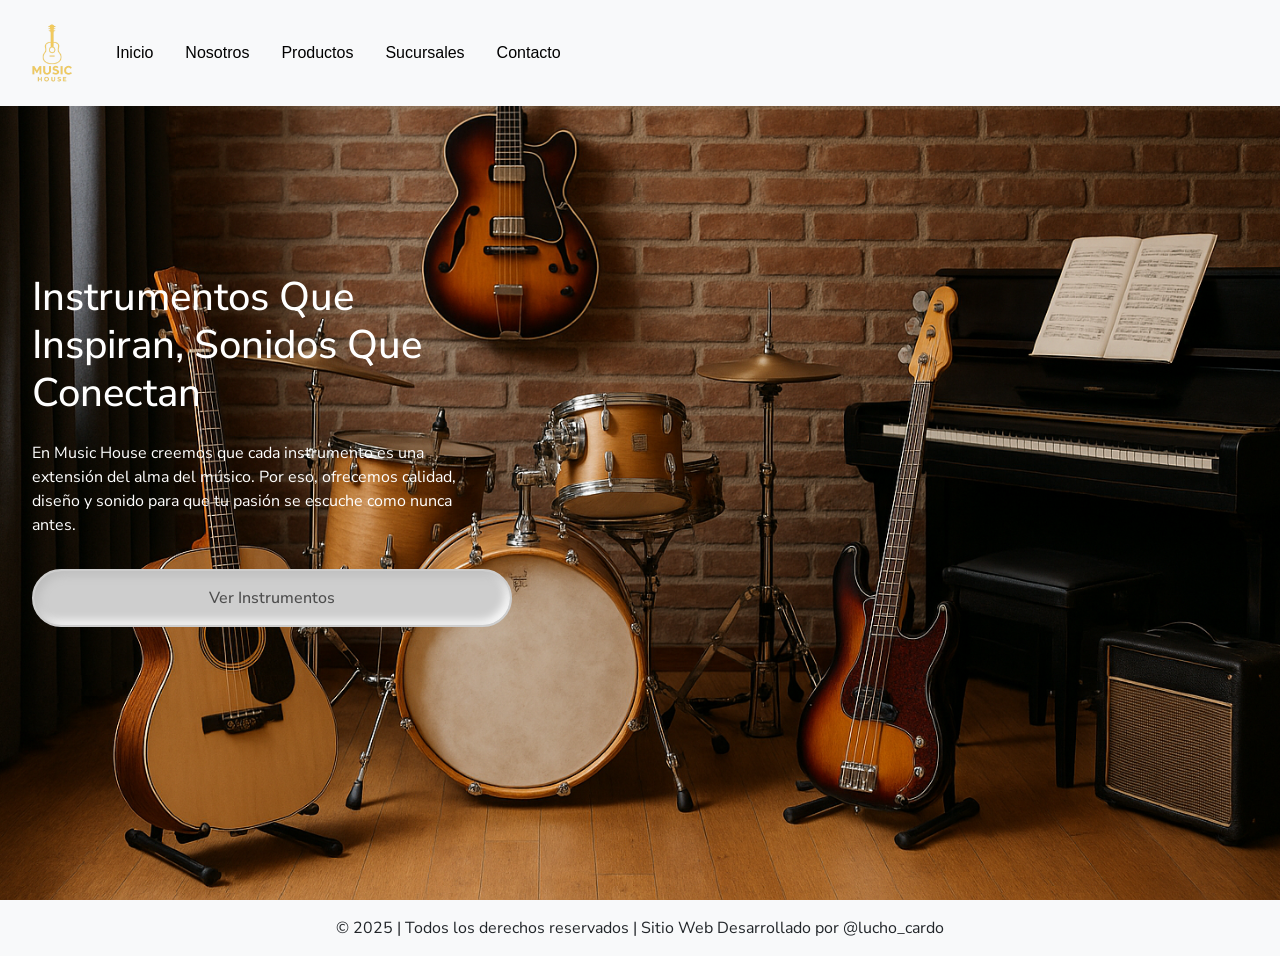
<file: index.html>
<!DOCTYPE html>
<html lang="en">
  <head>
    <meta charset="UTF-8" />
    <meta name="viewport" content="width=device-width, initial-scale=1.0" />
    <!-- SEO -->
    <meta name="description" content="MusicHouse es tu tienda online de instrumentos musicales en Argentina. Encontrá guitarras, bajos, baterías, pianos y mucho más con envíos a todo el país.">
    <meta name="keywords" content="instrumentos musicales, guitarras eléctricas, bajos profesionales, baterías acústicas, tienda de música online, comprar instrumentos en Argentina">
    <!-- CSS -->
    <link rel="stylesheet" href="./style/style.css" />
    <!-- BOOTSTRAP -->
    <link href="https://cdn.jsdelivr.net/npm/bootstrap@5.3.6/dist/css/bootstrap.min.css" rel="stylesheet" integrity="sha384-4Q6Gf2aSP4eDXB8Miphtr37CMZZQ5oXLH2yaXMJ2w8e2ZtHTl7GptT4jmndRuHDT" crossorigin="anonymous"/>
    <!-- FONTS -->
    <link rel="preconnect" href="https://fonts.googleapis.com" />
    <link rel="preconnect" href="https://fonts.gstatic.com" crossorigin />
    <link href="https://fonts.googleapis.com/css2?family=Nunito+Sans:ital,opsz,wght@0,6..12,200..1000;1,6..12,200..1000&display=swap" rel="stylesheet"/>
    <!-- TITULO DE LA PAGINA -->
    <title>MusicHouse | Tienda de Instrumentos Musicales en Argentina</title>
  </head>
  <body>
    <header class="index-header">
      <div class="index-header-flex">
        <nav class="navbar navbar-expand-lg bg-body-tertiary w-100 position-fixed top-0">
          <div class="container-fluid">
            <a class="navbar-brand" href="index.html">
              <img src="./img/logo2.png" alt="Logo de MusicHouse - Tienda de Instrumentos Musicales" class="logotipo"/>
            </a>
            <button class="navbar-toggler" type="button" data-bs-toggle="collapse" data-bs-target="#navbarSupportedContent" aria-controls="navbarSupportedContent" aria-expanded="false" aria-label="Toggle navigation">
              <span class="navbar-toggler-icon"></span>
            </button>
            <div class="collapse navbar-collapse" id="navbarSupportedContent">
              <ul class="navbar-nav me-auto mb-2 mb-lg-0">
                <li class="nav-item">
                  <a class=" texto-hover nav-link active"  aria-current="page" href="index.html">
                    Inicio
                  </a>
                </li>
                <li class="nav-item">
                  <a class="texto-hover nav-link active" aria-current="page" href="./pages/nosotros.html">
                    Nosotros
                  </a>
                </li>
                <li class="nav-item">
                  <a class=" texto-hover nav-link active" aria-current="page" href="./pages/productos.html">
                    Productos
                  </a>
                </li>
                <li class="nav-item">
                  <a class=" texto-hover nav-link active" aria-current="page" href="./pages/sucursales.html" >
                    Sucursales
                  </a>
                <li class="nav-item">
                  <a class="texto-hover nav-link active" aria-current="page" href="./pages/contacto.html">
                    Contacto
                  </a>
                </li>
              </ul>
            </div>
          </div>
        </nav>
      </div>
      <section class="px-3 contenedor-inferior-header h-100 d-flex justify-content-center flex-column mx-3">
        <h1 class="index-h1">
           Instrumentos Que Inspiran, Sonidos Que Conectan
        </h1>
        <p class="index-parrafo-header">
          En Music House creemos que cada instrumento es una extensión del alma
          del músico. Por eso, ofrecemos calidad, diseño y sonido para que tu
          pasión se escuche como nunca antes.
        </p>
        <a href="./pages/productos.html" title="Ver todos nuestros instrumentos"><button class="btn-header">Ver Instrumentos</button></a>
      </section>
    </header>
    <footer class="footer bg-light text-center py-3">
      <p class="mb-0">
        © 2025 | Todos los derechos reservados | Sitio Web Desarrollado por @lucho_cardo
      </p>
    </footer>
    <!-- BOOTSTRAP SCRIPT-->
    <script src="https://cdn.jsdelivr.net/npm/bootstrap@5.3.6/dist/js/bootstrap.bundle.min.js" integrity="sha384-j1CDi7MgGQ12Z7Qab0qlWQ/Qqz24Gc6BM0thvEMVjHnfYGF0rmFCozFSxQBxwHKO" crossorigin="anonymous"></script>
  </body>
</html>
</file>
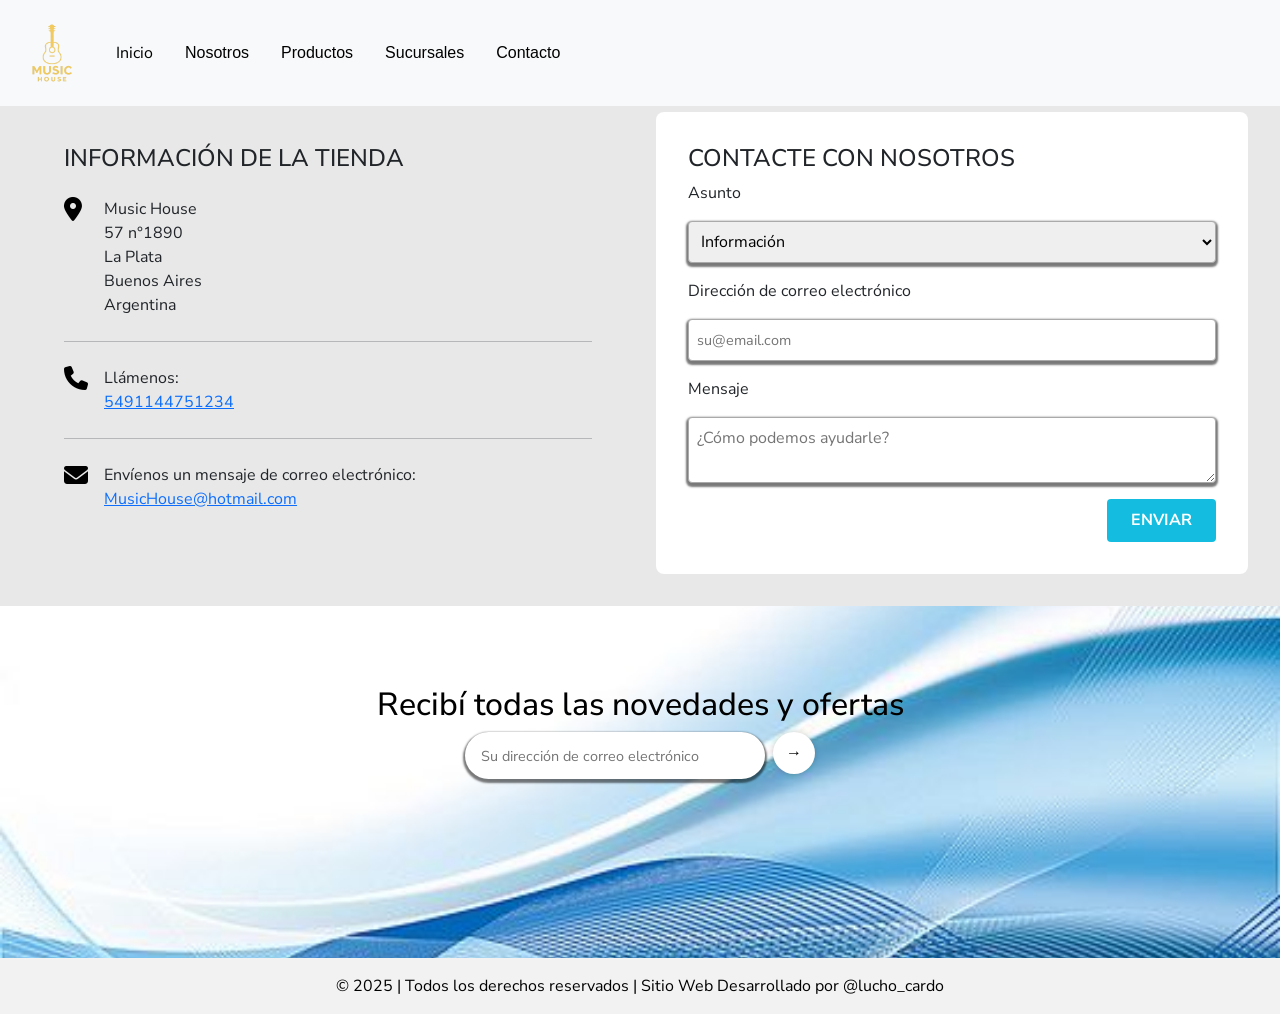
<file: pages/contacto.html>
<!DOCTYPE html>
<html lang="en">
  <head>
    <meta charset="UTF-8" />
    <meta name="viewport" content="width=device-width, initial-scale=1.0" />
    <!-- Librería FontAwesome -->
    <link rel="stylesheet" href="https://cdnjs.cloudflare.com/ajax/libs/font-awesome/6.4.0/css/all.min.css" />
    <!-- SEO -->
    <meta name="description" content="Contactá a MusicHouse, tu tienda online de instrumentos musicales. Estamos para ayudarte con consultas, soporte y pedidos en todo el país." />
    <meta name="keywords" content="contacto MusicHouse, soporte, consultas, instrumentos musicales, tienda online, atención al cliente"/>
    <!-- CSS -->
    <link rel="stylesheet" href="../style/style.css" />
    <!-- BOOTSTRAP -->
    <link href="https://cdn.jsdelivr.net/npm/bootstrap@5.3.6/dist/css/bootstrap.min.css" rel="stylesheet" integrity="sha384-4Q6Gf2aSP4eDXB8Miphtr37CMZZQ5oXLH2yaXMJ2w8e2ZtHTl7GptT4jmndRuHDT" crossorigin="anonymous"/>
    <!-- FONTS -->
    <link rel="preconnect" href="https://fonts.googleapis.com" />
    <link rel="preconnect" href="https://fonts.gstatic.com" crossorigin />
    <link href="https://fonts.googleapis.com/css2?family=Nunito+Sans:ital,opsz,wght@0,6..12,200..1000;1,6..12,200..1000&display=swap" rel="stylesheet"/>
    <!-- TITULO DE LA PAGINA -->
    <title>Contacto | MusicHouse - Instrumentos Musicales</title>
  </head>
  <body>
    <header class="contacto-header">
      <div class="contacto-header-flex">
        <nav class="navbar navbar-expand-lg bg-body-tertiary w-100 position-fixed top-0">
          <div class="container-fluid">
            <a class="navbar-brand" href="../index.html">
              <img src="../img/logo2.png" alt="Logotipo de MusicHouse - Tienda de instrumentos musicales" class="logotipo" />
            </a>
            <button class="navbar-toggler" type="button" data-bs-toggle="collapse" data-bs-target="#navbarSupportedContent" aria-controls="navbarSupportedContent" aria-expanded="false" aria-label="Toggle navigation">
              <span class="navbar-toggler-icon"></span>
            </button>
            <div class="collapse navbar-collapse" id="navbarSupportedContent">
              <ul class="navbar-nav me-auto mb-2 mb-lg-0">
                <li class="nav-item">
                  <a class="nav-link active" aria-current="page" href="../index.html">
                    Inicio
                  </a>
                </li>
                <li class="nav-item">
                  <a class=" texto-hover nav-link active" aria-current="page" href="nosotros.html">
                    Nosotros
                  </a>
                </li>
                <li class="nav-item">
                  <a class=" texto-hover nav-link active" aria-current="page" href="productos.html">
                    Productos
                  </a>
                </li>
                <li class="nav-item">
                  <a class=" texto-hover nav-link active" aria-current="page" href="sucursales.html">
                    Sucursales
                  </a>
                </li>
                <li class="nav-item">
                  <a class=" texto-hover nav-link active" aria-current="page" href="contacto.html">
                    Contacto
                  </a>
                </li>
              </ul>
            </div>
          </div>
        </nav>
      </div>
      <section class="contact-wrapper">
        <div class="info-tienda">
          <h4>INFORMACIÓN DE LA TIENDA</h4>
          <div class="info-item">
            <i class="icono fa-solid fa-location-dot text-black"></i>
            <div>
              Music House<br/>
              57 n°1890<br/>
              La Plata<br/>
              Buenos Aires<br/>
              Argentina
            </div>
          </div>
          <hr/>
          <div class="info-item">
            <i class="icono fa-solid fa-phone text-black"></i>
            <div>
              Llámenos:<br/>
              <a href="tel:+5491144751234">5491144751234</a>
            </div>
          </div>
          <hr/>
          <div class="info-item">
            <i class="icono fa-solid fa-envelope text-black"></i>
            <div>
              Envíenos un mensaje de correo electrónico:<br />
              <a href="mailto:MusicHouse@hotmail.com"> MusicHouse@hotmail.com</a>
            </div>
          </div>
        </div>
        <div class="formulario-contacto">
          <h4>CONTACTE CON NOSOTROS</h4>
          <form>
            <label for="asunto">Asunto</label>
            <select id="asunto" class="input w-100">
              <option>Información</option>
              <option>Soporte</option>
              <option>Otro</option>
            </select>
            <label for="email">Dirección de correo electrónico</label>
            <input type="email" id="email" placeholder="su@email.com" class="input w-100"/>
            <label for="mensaje">Mensaje</label>
            <textarea id="mensaje" placeholder="¿Cómo podemos ayudarle?" class="input w-100"></textarea>
            <button type="submit">ENVIAR</button>
          </form>
        </div>
      </section>
      <section class="novedades">
        <h2>Recibí todas las novedades y ofertas</h2>
        <form class="form-novedades">
          <input class="input-novedades" type="email" placeholder="Su dirección de correo electrónico"/>
          <button type="submit">→</button>
        </form>
      </section>
    </header>
    <footer class="footer-contacto">
      <p class="mb-0">
        © 2025 | Todos los derechos reservados | Sitio Web Desarrollado por @lucho_cardo
      </p>
    </footer>
    <!-- BOOTSTRAP SCRIPT-->
    <script src="https://cdn.jsdelivr.net/npm/bootstrap@5.3.6/dist/js/bootstrap.bundle.min.js" integrity="sha384-j1CDi7MgGQ12Z7Qab0qlWQ/Qqz24Gc6BM0thvEMVjHnfYGF0rmFCozFSxQBxwHKO" crossorigin="anonymous"></script>
  </body>
</html>
</file>
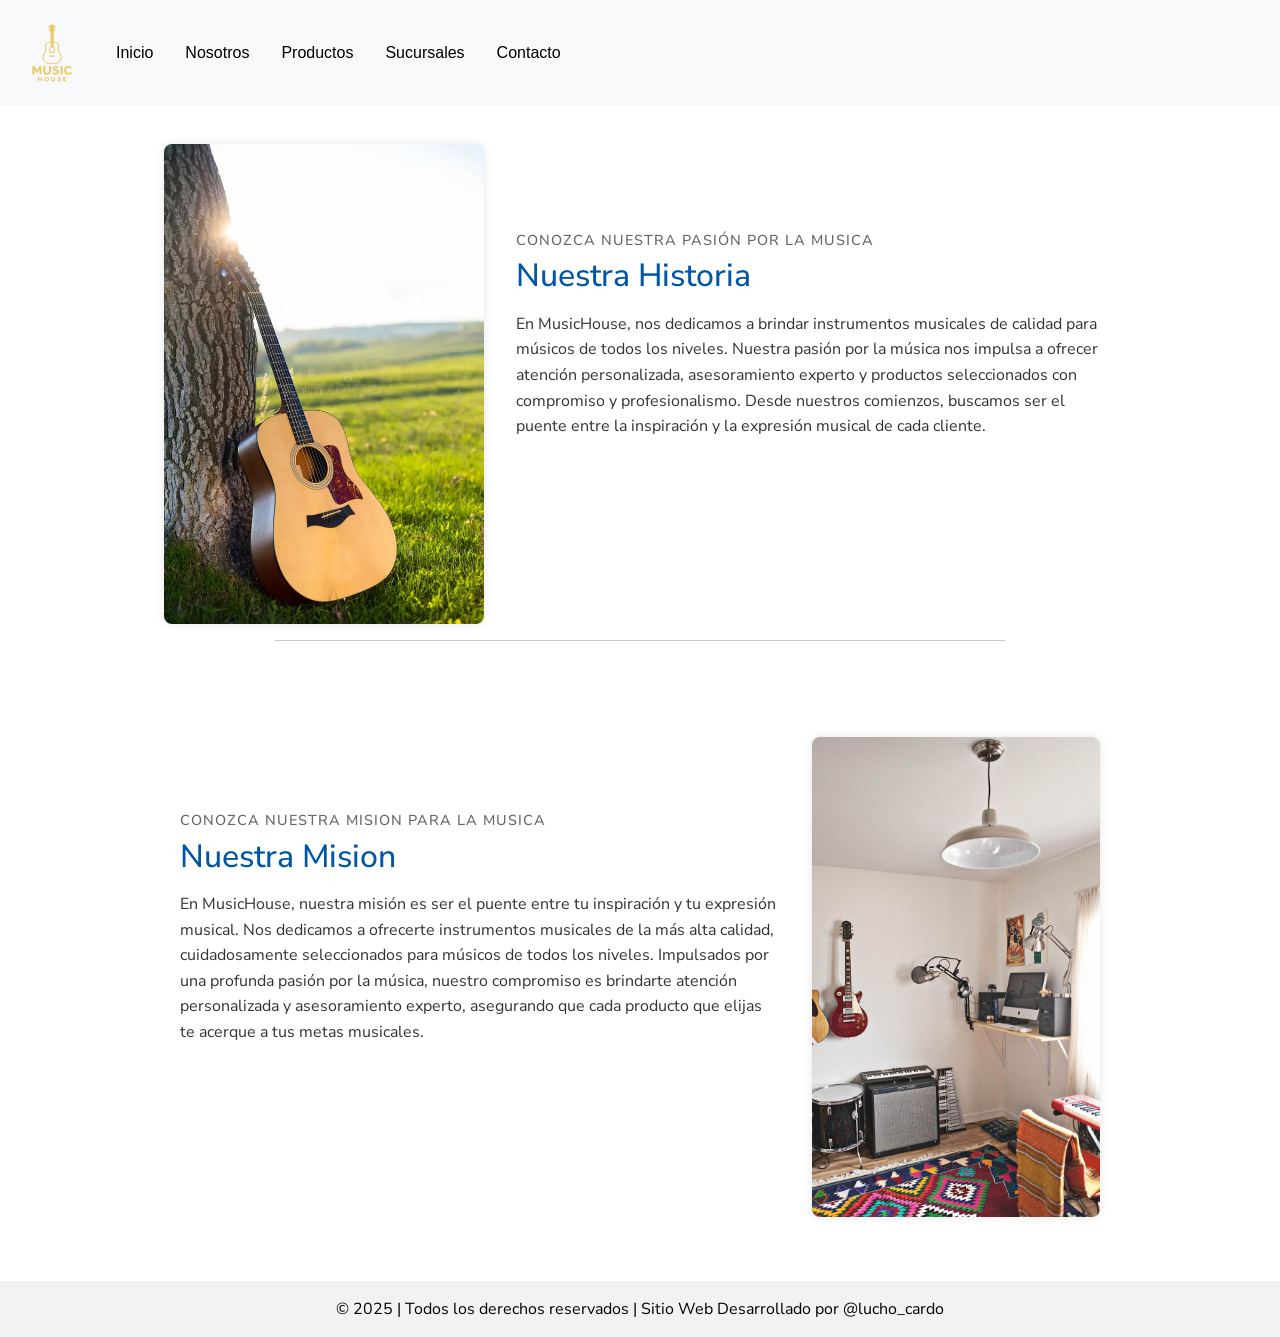
<file: pages/nosotros.html>
<!DOCTYPE html>
<html lang="en">
  <head>
    <meta charset="UTF-8" />
    <meta name="viewport" content="width=device-width, initial-scale=1.0" />
    <!-- SEO -->
    <meta name="description" content="Conocé la historia y misión de MusicHouse, una tienda apasionada por los instrumentos musicales. Brindamos atención personalizada y productos de calidad para músicos de todos los niveles en toda Argentina."> 
    <meta name="keywords" content="MusicHouse, historia de la tienda, misión musical, instrumentos musicales, tienda de música, guitarras, bajos, baterías, atención personalizada, asesoramiento musical, tienda en Argentina">
    <!-- CSS -->
    <link rel="stylesheet" href="../style/style.css" />
    <!-- BOOTSTRAP -->
    <link
      href="https://cdn.jsdelivr.net/npm/bootstrap@5.3.6/dist/css/bootstrap.min.css"
      rel="stylesheet"
      integrity="sha384-4Q6Gf2aSP4eDXB8Miphtr37CMZZQ5oXLH2yaXMJ2w8e2ZtHTl7GptT4jmndRuHDT"
      crossorigin="anonymous"
    />
    <!-- FONTS -->
    <link rel="preconnect" href="https://fonts.googleapis.com" />
    <link rel="preconnect" href="https://fonts.gstatic.com" crossorigin />
    <link
      href="https://fonts.googleapis.com/css2?family=Nunito+Sans:ital,opsz,wght@0,6..12,200..1000;1,6..12,200..1000&display=swap"
      rel="stylesheet"
    />
    <!-- TITULO DE LA PAGINA -->
    <title>Sobre Nosotros | MusicHouse - Instrumentos Musicales</title>
  </head>
  <body>
    <header class="nosotros-header h-100">
      <div class="nosotros-header-flex">
        <nav
          class="navbar navbar-expand-lg bg-body-tertiary w-100 position-fixed top-0"
        >
          <div class="container-fluid">
            <a class="navbar-brand" href="../index.html">
              <img src="../img/logo2.png" alt="Logotipo de MusicHouse - Tienda de instrumentos musicales" class="logotipo" />
            </a>
            <button
              class="navbar-toggler"
              type="button"
              data-bs-toggle="collapse"
              data-bs-target="#navbarSupportedContent"
              aria-controls="navbarSupportedContent"
              aria-expanded="false"
              aria-label="Toggle navigation"
            >
              <span class="navbar-toggler-icon"></span>
            </button>
            <div class="collapse navbar-collapse" id="navbarSupportedContent">
              <ul class="navbar-nav me-auto mb-2 mb-lg-0">
                <li class="nav-item">
                  <a class=" texto-hover nav-link active" aria-current="page"href="../index.html">
                    Inicio
                  </a>
                </li>
                <li class="nav-item">
                  <a class="texto-hover nav-link active" aria-current="page"href="nosotros.html">
                    Nosotros
                  </a>
                </li>
                <li class="nav-item">
                  <a class="texto-hover nav-link active" aria-current="page"href="productos.html">
                    Productos
                  </a>
                </li>
                <li class="nav-item">
                  <a class="texto-hover nav-link active" aria-current="page" href="sucursales.html">
                    Sucursales
                  </a>
                </li>
                <li class="nav-item">
                  <a class="texto-hover nav-link active" aria-current="page" href="contacto.html">
                    Contacto
                  </a>
                </li>
              </ul>
            </div>
          </div>
        </nav>
      </div>
      <section class="sobre-nosotros">
        <div class="contenedor-nosotros">
          <div class="imagen-nosotros">
            <img src="../img/guitarraNosotros.webp" alt="Guitarra apoyada" class="w-100" />
          </div>
          <div class="texto-nosotros">
            <h5>CONOZCA NUESTRA PASIÓN POR LA MUSICA</h5>
            <h2>Nuestra Historia</h2>
            <p>
              En MusicHouse, nos dedicamos a brindar instrumentos musicales de calidad para músicos de todos los niveles. Nuestra pasión por la música nos impulsa a ofrecer atención personalizada, asesoramiento experto y productos seleccionados con compromiso y profesionalismo. Desde nuestros comienzos, buscamos ser el puente entre la inspiración y la expresión musical de cada cliente.
            </p>
          </div>
        </div>
        <hr class="linea"/>
        <div class="contenedor-nosotros2">
          <div class="texto-nosotros2">
            <h5>CONOZCA NUESTRA MISION PARA LA MUSICA</h5>
            <h2>Nuestra Mision</h2>
            <p>
               En MusicHouse, nuestra misión es ser el puente entre tu inspiración y tu expresión musical. Nos dedicamos a ofrecerte instrumentos musicales de la más alta calidad, cuidadosamente seleccionados para músicos de todos los niveles. Impulsados por una profunda pasión por la música, nuestro compromiso es brindarte atención personalizada y asesoramiento experto, asegurando que cada producto que elijas te acerque a tus metas musicales.
            </p>
          </div>
          <div class="imagen-nosotros2">
            <img src="../img/nuestraMision2.jpg" alt="Sala de ensayo musical con instrumentos" class="w-100"/>
          </div>
        </div>
      </section>
      <h1 class="visually-hidden">Sobre Nosotros - MusicHouse</h1>
    </header>
    <footer class="footer-nosotros">
      <p class="m-0">
        © 2025 | Todos los derechos reservados | Sitio Web Desarrollado por @lucho_cardo
      </p>
    </footer>
    <!-- BOOTSTRAP -->
    <script
      src="https://cdn.jsdelivr.net/npm/bootstrap@5.3.6/dist/js/bootstrap.bundle.min.js"
      integrity="sha384-j1CDi7MgGQ12Z7Qab0qlWQ/Qqz24Gc6BM0thvEMVjHnfYGF0rmFCozFSxQBxwHKO"
      crossorigin="anonymous"
    ></script>
  </body>
</html>
</file>
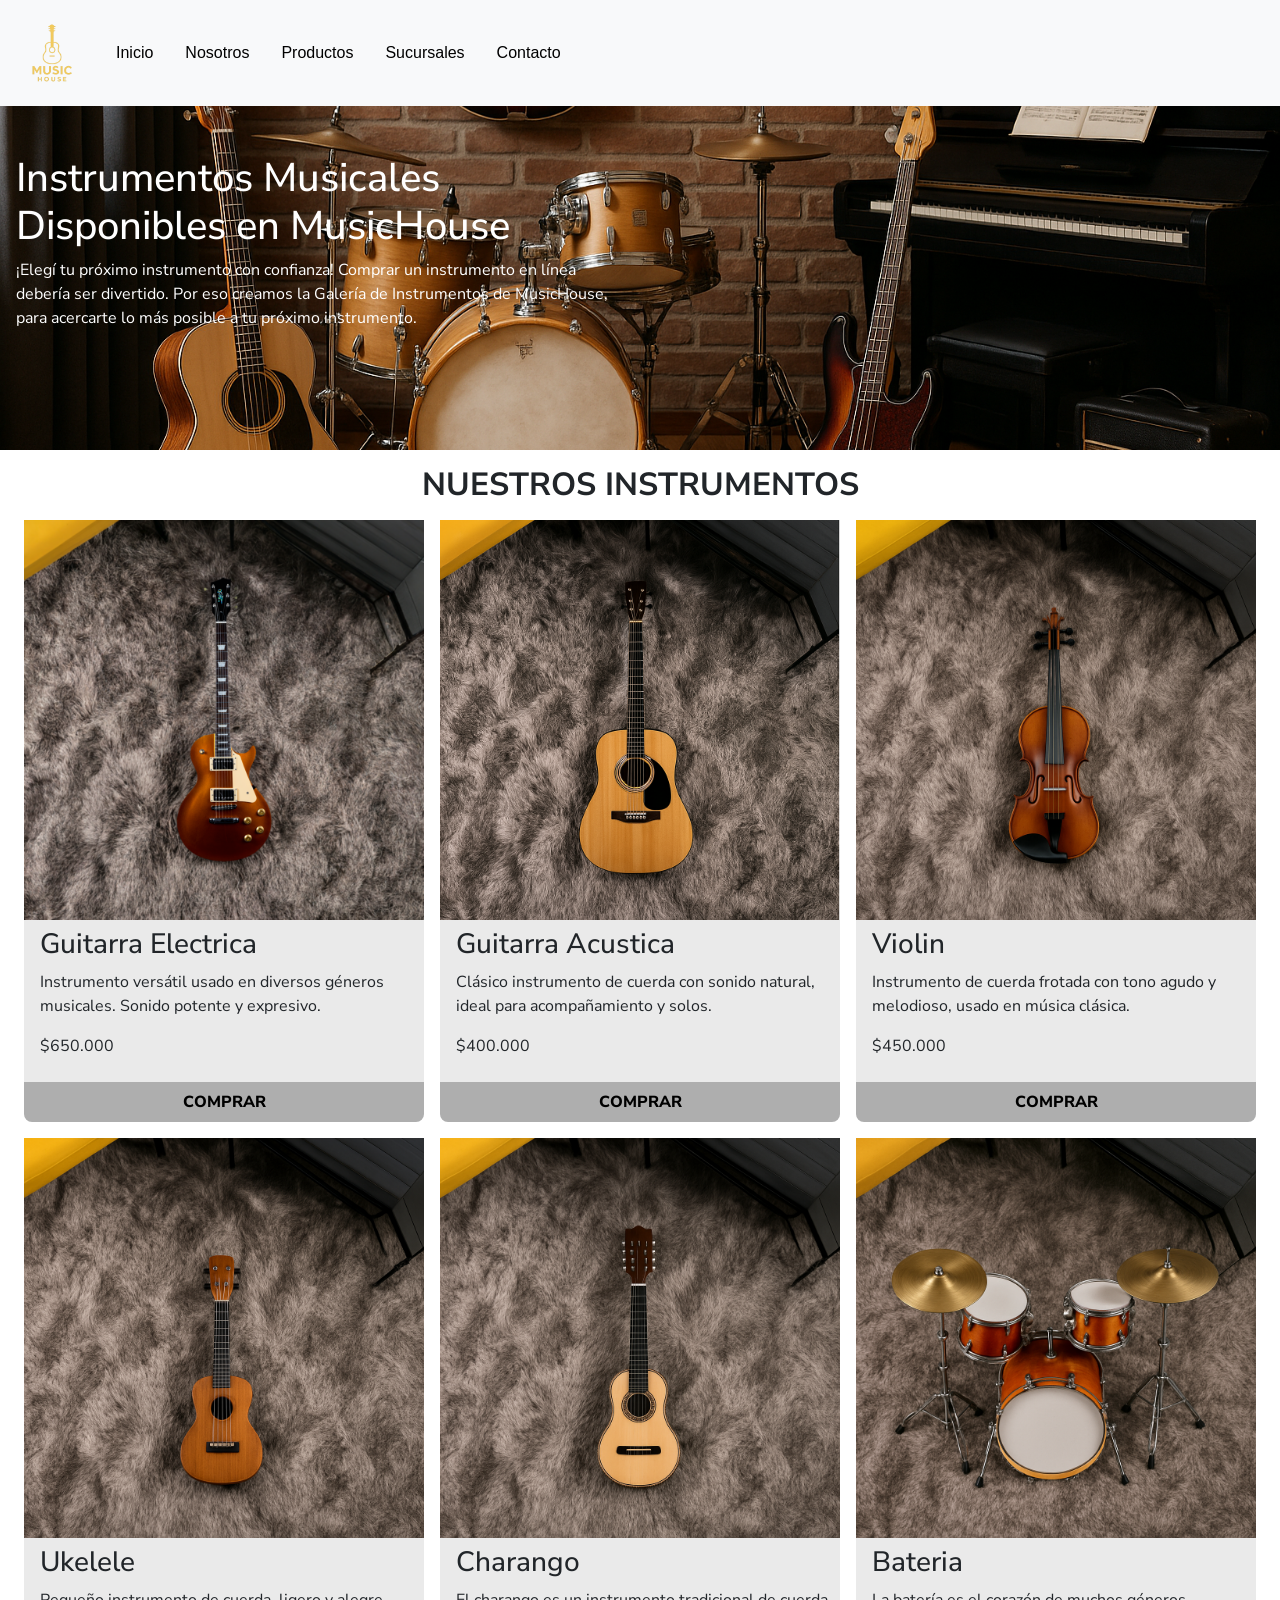
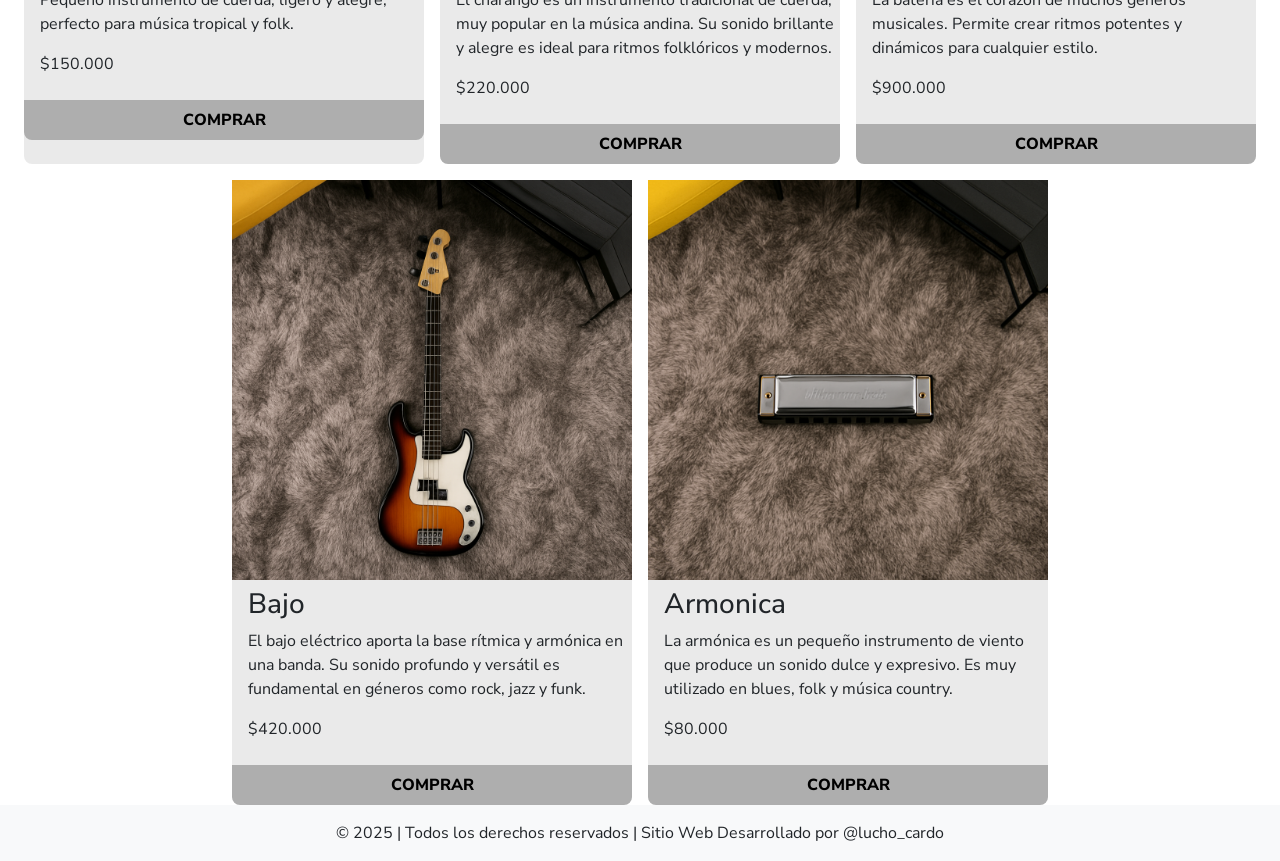
<file: pages/productos.html>
<!DOCTYPE html>
<html lang="en">
  <head>
    <meta charset="UTF-8" />
    <meta name="viewport" content="width=device-width, initial-scale=1.0" />
    <!-- SEO -->
    <meta name="description" content="Descubrí instrumentos musicales de calidad: guitarras eléctricas, bajos, baterías, ukeleles y más. Envíos a toda Argentina.">
    <meta name="keywords" content="instrumentos musicales, guitarras eléctricas, baterías, bajos, charango, armónica, comprar instrumentos, tienda online Argentina">
    <!-- CSS -->
    <link rel="stylesheet" href="../style/style.css" />
    <!-- BOOTSTRAP -->
    <link href="https://cdn.jsdelivr.net/npm/bootstrap@5.3.6/dist/css/bootstrap.min.css" rel="stylesheet" integrity="sha384-4Q6Gf2aSP4eDXB8Miphtr37CMZZQ5oXLH2yaXMJ2w8e2ZtHTl7GptT4jmndRuHDT" crossorigin="anonymous"/>
    <!-- FONTS -->
    <link rel="preconnect" href="https://fonts.googleapis.com" />
    <link rel="preconnect" href="https://fonts.gstatic.com" crossorigin />
    <link href="https://fonts.googleapis.com/css2?family=Nunito+Sans:ital,opsz,wght@0,6..12,200..1000;1,6..12,200..1000&display=swap" rel="stylesheet"/>
    <!-- TITULO DE LA PAGINA -->
    <title>Instrumentos Musicales | Guitarras, Bajos, Baterías y Más - MusicHouse</title>
  </head>
  <body>
    <header class="productos-header">
      <div class="productos-header-flex">
        <nav class="navbar navbar-expand-lg bg-body-tertiary w-100 top-0">
          <div class="container-fluid">
            <a class="navbar-brand" href="../index.html">
              <img src="../img/logo2.png" alt="Logotipo de MusicHouse - Tienda de instrumentos musicales" class="logotipo"/>
            </a>
            <button class="navbar-toggler" type="button" data-bs-toggle="collapse" data-bs-target="#navbarSupportedContent" aria-controls="navbarSupportedContent" aria-expanded="false" aria-label="Toggle navigation">
              <span class="navbar-toggler-icon"></span>
            </button>
            <div class="collapse navbar-collapse" id="navbarSupportedContent">
              <ul class="navbar-nav me-auto mb-2 mb-lg-0">
                <li class="nav-item">
                  <a class="texto-hover nav-link active"  aria-current="page" href="../index.html">
                    Inicio
                  </a>
                </li>
                <li class="nav-item">
                  <a class="texto-hover nav-link active" aria-current="page" href="nosotros.html">
                    Nosotros
                  </a>
                </li>
                <li class="nav-item">
                  <a class="texto-hover nav-link active" aria-current="page" href="productos.html">
                    Productos
                  </a>
                </li>
                <li class="nav-item">
                  <a class="texto-hover nav-link active" aria-current="page" href="sucursales.html" >
                    Sucursales
                  </a>
                <li class="nav-item">
                  <a class="texto-hover nav-link active" aria-current="page" href="contacto.html">
                    Contacto
                  </a>
                </li>
              </ul>
            </div>
          </div>
        </nav>
      </div>
      <section class="px-3 py-5 productos-header-container d-flex justify-content-center flex-column">
        <h1 class="productos-h1">Instrumentos Musicales Disponibles en MusicHouse</h1>
        <p class="productos-parrafo-header text-align">
          ¡Elegí tu próximo instrumento con confianza! Comprar un instrumento en línea debería ser divertido. Por eso creamos la Galería de Instrumentos de MusicHouse, para acercarte lo más posible a tu próximo instrumento. 
        </p>
      </section>
    </header>
    <main class="productos-main">
      <h2 class="ultimos-modelos-titulo fw-bolder">NUESTROS INSTRUMENTOS</h2>
      <section class="ultimos-modelos-container">
        <article class="card-auto">
          <img src="../img/gibson.png" alt="guitarra electrica" class="w-100"/>
          <h3 class="mt-2">Guitarra Electrica</h3>
          <p>
            Instrumento versátil usado en diversos géneros musicales. Sonido potente y expresivo.
          </p>
          <p>$650.000</p>
          <button class="card-auto-btm w-100">Comprar</button>
        </article>
        <article class="card-auto">
          <img src="../img/acustica.png" alt="guitarra acustica" class="w-100"/>
          <h3 class="mt-2">Guitarra Acustica</h3>
          <p>
            Clásico instrumento de cuerda con sonido natural, ideal para acompañamiento y solos.
          </p>
          <p>$400.000</p>
          <button class="card-auto-btm w-100">Comprar</button>
        </article>
        <article class="card-auto">
          <img src="../img/violin.png" alt="Violin" class="w-100"/>
          <h3 class="mt-2">Violin</h3>
          <p>
            Instrumento de cuerda frotada con tono agudo y melodioso, usado en música clásica.
          </p>
          <p>$450.000</p>
          <button class="card-auto-btm w-100">Comprar</button>
        </article>
        <article class="card-auto">
          <img src="../img/ukelele.png" alt="Ukelele" class="w-100"/>
          <h3 class="mt-2">Ukelele</h3>
          <p>
            Pequeño instrumento de cuerda, ligero y alegre, perfecto para música tropical y folk.
          </p>
          <p>$150.000</p>
          <button class="card-auto-btm w-100">Comprar</button>
        </article>
        <article class="card-auto">
          <img src="../img/charango.png" alt="Charango" class="w-100"/>
          <h3 class="mt-2">Charango</h3>
          <p>
            El charango es un instrumento tradicional de cuerda, muy popular en la música andina. Su sonido brillante y alegre es ideal para ritmos folklóricos y modernos.
          </p>
          <p>$220.000</p>
          <button class="card-auto-btm w-100">Comprar</button>
        </article>
        <article class="card-auto">
          <img src="../img/bateria.png" alt="Bateria" class="w-100"/>
          <h3 class="mt-2">Bateria</h3>
          <p>
            La batería es el corazón de muchos géneros musicales. Permite crear ritmos potentes y dinámicos para cualquier estilo.
          </p>
          <p>$900.000</p>
          <button class="card-auto-btm w-100">Comprar</button>
        </article>
        <article class="card-auto">
          <img src="../img/bajo.png" alt="Bajo" class="w-100"/>
          <h3 class="mt-2">Bajo</h3>
          <p>
            El bajo eléctrico aporta la base rítmica y armónica en una banda. Su sonido profundo y versátil es fundamental en géneros como rock, jazz y funk.
          </p>
          <p>$420.000</p>
          <button class="card-auto-btm w-100">Comprar</button>
        </article>
        <article class="card-auto">
          <img src="../img/armonica.png" alt="Armonica" class="w-100"/>
          <h3 class="mt-2">Armonica</h3>
          <p>
            La armónica es un pequeño instrumento de viento que produce un sonido dulce y expresivo. Es muy utilizado en blues, folk y música country.
          </p>
          <p>$80.000</p>
          <button class="card-auto-btm w-100">Comprar</button>
        </article>
      </section>
    </main>
    <footer class="footer bg-light text-center py-3">
      <p class="mb-0">
        © 2025 | Todos los derechos reservados | Sitio Web Desarrollado por @lucho_cardo
      </p>
    </footer>
    <!-- BOOTSTRAP -->
    <script src="https://cdn.jsdelivr.net/npm/bootstrap@5.3.6/dist/js/bootstrap.bundle.min.js" integrity="sha384-j1CDi7MgGQ12Z7Qab0qlWQ/Qqz24Gc6BM0thvEMVjHnfYGF0rmFCozFSxQBxwHKO" crossorigin="anonymous"></script>
  </body>
</html>
</file>
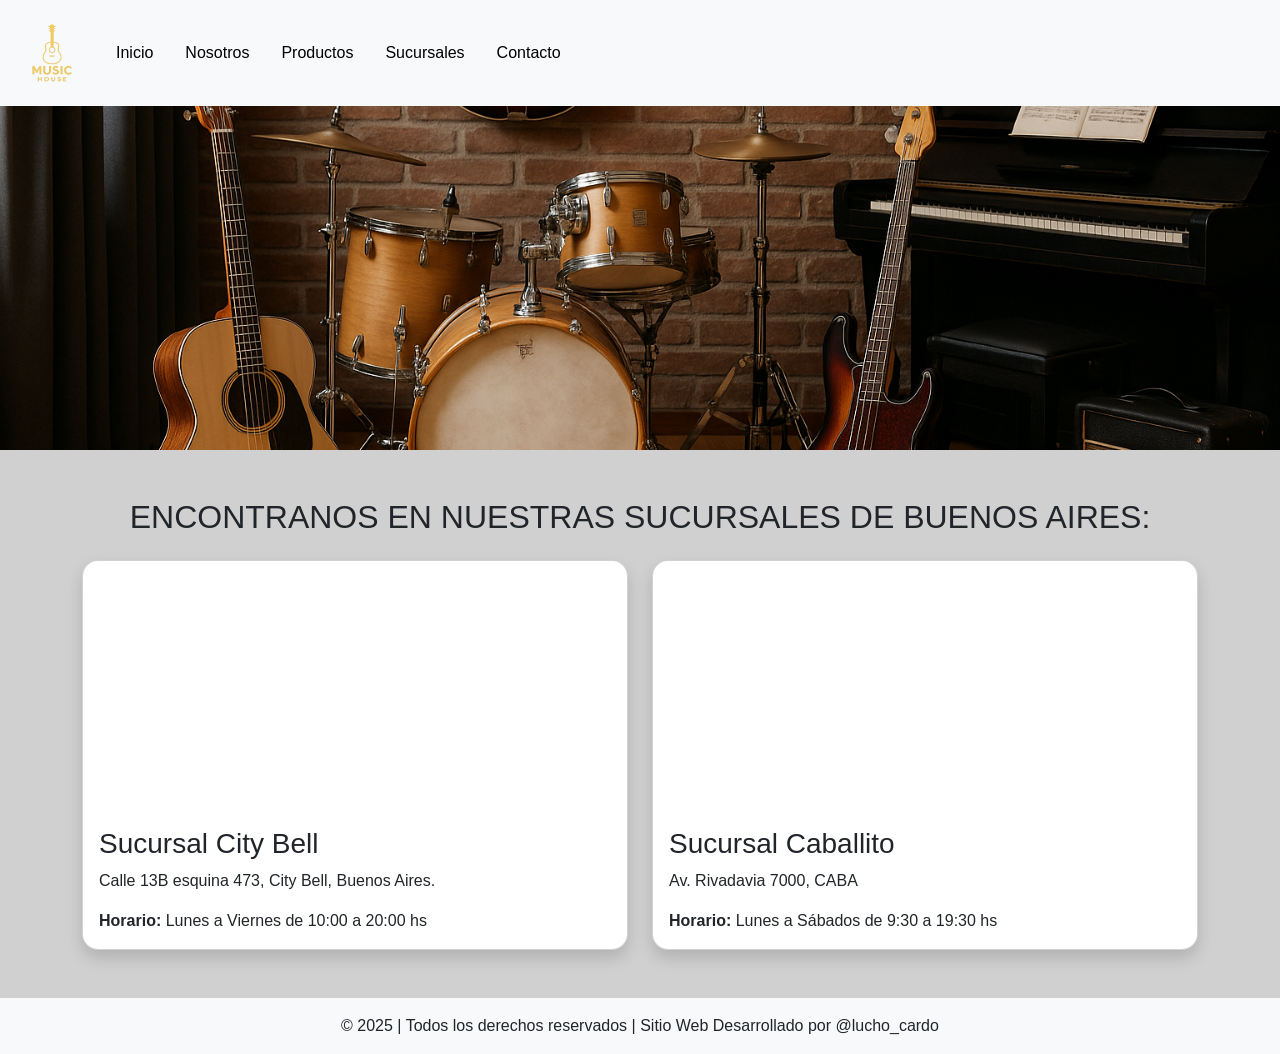
<file: pages/sucursales.html>
<!DOCTYPE html>
<html lang="es">
  <head>
    <meta charset="UTF-8" />
    <meta name="viewport" content="width=device-width, initial-scale=1.0" />
    <!-- SEO -->
    <meta name="description" content="Encontrá nuestras sucursales de MusicHouse en City Bell y Caballito. Instrumentos musicales y atención personalizada. ¡Visitá tu tienda más cercana!" />
    <meta name="keywords" content="sucursales MusicHouse, instrumentos musicales City Bell, instrumentos Caballito, locales de música en Buenos Aires, tienda de instrumentos musicales" />
    <!-- CSS -->
    <link rel="stylesheet" href="../style/style.css" />
    <!-- BOOTSTRAP -->
    <link href="https://cdn.jsdelivr.net/npm/bootstrap@5.3.3/dist/css/bootstrap.min.css" rel="stylesheet"/>
    <!-- FONTS -->
    <link rel="preconnect" href="https://fonts.googleapis.com" />
    <link rel="preconnect" href="https://fonts.gstatic.com" crossorigin />
    <link href="https://fonts.googleapis.com/css2?family=Roboto:ital,wght@0,100..900;1,100..900&display=swap" rel="stylesheet"/>
    <!-- TITULO DE LA PAGINA -->
    <title>Sucursales MusicHouse | Locales en City Bell y Caballito</title>
  </head>
  <body>
    <header class="sucursales-header">
      <div class="sucursales-header-flex">
        <nav class="navbar navbar-expand-lg bg-body-tertiary w-100 top-0">
          <div class="container-fluid">
            <a class="navbar-brand" href="../index.html">
              <img src="../img/logo2.png" alt="Logotipo de MusicHouse - Tienda de instrumentos musicales" class="logotipo" />
            </a>
            <button class="navbar-toggler" type="button" data-bs-toggle="collapse" data-bs-target="#navbarSupportedContent" aria-controls="navbarSupportedContent" aria-expanded="false" aria-label="Toggle navigation" >
              <span class="navbar-toggler-icon"></span>
            </button>
            <div class="collapse navbar-collapse" id="navbarSupportedContent">
              <ul class="navbar-nav me-auto mb-2 mb-lg-0">
                <li class="nav-item">
                  <a class="texto-hover nav-link active" aria-current="page" href="../index.html">
                    Inicio
                  </a>
                </li>
                <li class="nav-item">
                  <a class="texto-hover nav-link active" aria-current="page" href="nosotros.html" >
                    Nosotros
                  </a>
                </li>
                <li class="nav-item">
                  <a class=" texto-hover nav-link active" aria-current="page" href="productos.html" >
                    Productos
                  </a>
                </li>
                <li class="nav-item">
                  <a class="texto-hover nav-link active" aria-current="page" href="sucursales.html">
                    Sucursales
                  </a>
                </li>
                <li class="nav-item">
                  <a class="texto-hover nav-link active" aria-current="page" href="contacto.html">
                    Contacto
                  </a>
                </li>
              </ul>
            </div>
          </div>
        </nav>
      </div>
    </header>
    <main class="sucursales-main">
      <div class="container py-5">
        <h2 class="text-center mb-4">ENCONTRANOS EN NUESTRAS SUCURSALES DE BUENOS AIRES:</h2>
        <div class="row g-4">
          <!-- Sucursal 1 -->
          <div class="col-md-6">
            <div class="card h-100 shadow rounded-4">
              <iframe title="Mapa sucursal City Bell" class="w-100 rounded-top-4" height="250" style="border: 0" src="https://www.google.com/maps/embed?pb=!1m18!1m12!1m3!1d3271.570074540159!2d-57.95413440878105!3d-34.91723717026346!2m3!1f0!2f0!3f0!3m2!1i1024!2i768!4f13.1!3m3!1m2!1s0x95a2e7672ff61db3%3A0xf9ace19906f451e7!2sEcoMusic%20Sa!5e0!3m2!1ses-419!2sar!4v1750991715317!5m2!1ses-419!2sar" allowfullscreen loading="lazy" referrerpolicy="no-referrer-when-downgrade"></iframe>
              <div class="card-body">
                <h3 class="card-title">Sucursal City Bell</h3>
                <p class="card-text">
                  Calle 13B esquina 473, City Bell, Buenos Aires.
                </p>
                <p class="card-text">
                  <strong>Horario:</strong>
                  Lunes a Viernes de 10:00 a 20:00 hs
                </p>
              </div>
            </div>
          </div>
          <!-- Sucursal 2 -->
          <div class="col-md-6">
            <div class="card h-100 shadow rounded-4">
              <iframe title="Mapa sucursal Caballito" class="w-100 rounded-top-4" height="250" style="border: 0" src="https://www.google.com/maps/embed?pb=!1m18!1m12!1m3!1d3280.785964841899!2d-58.41935202502027!3d-34.68981187292733!2m3!1f0!2f0!3f0!3m2!1i1024!2i768!4f13.1!3m3!1m2!1s0x95bccb378823c369%3A0x9dcb47ae7edc35a9!2sAv.%20Rivadavia%207000%2C%20C1406GLK%20CABA!5e0!3m2!1ses!2sar!4v1689439472111!5m2!1ses!2sar" allowfullscreen loading="lazy" referrerpolicy="no-referrer-when-downgrade"></iframe>
              <div class="card-body">
                <h3 class="card-title">Sucursal Caballito</h3>
                <p class="card-text">Av. Rivadavia 7000, CABA</p>
                <p class="card-text">
                  <strong>Horario:</strong>
                  Lunes a Sábados de 9:30 a 19:30 hs
                </p>
              </div>
            </div>
          </div>
        </div>
      </div>
    </main>
    <footer class="footer mt-auto py-3 text-center bg-light">
      <p class="mb-0">
        © 2025 | Todos los derechos reservados | Sitio Web Desarrollado por @lucho_cardo
      </p>
    </footer>
    <script src="https://cdn.jsdelivr.net/npm/bootstrap@5.3.3/dist/js/bootstrap.bundle.min.js"></script>
  </body>
</html>
</file>
<file: style/style.css>
/*Extends*/
ul, .index-header-flex, .contacto-header-flex {
  display: flex;
  flex-direction: column;
  align-items: center;
}

.productos-header, .sucursales-header, .index-header {
  background-image: url(../img/fondo2.png);
  background-size: cover;
  background-repeat: no-repeat;
  background-position: center;
  height: 100vh;
}

.footer-nosotros, .footer-contacto {
  background-color: rgba(0, 0, 0, 0.05);
  color: rgb(0, 0, 0);
  text-align: center;
  padding: 1rem 2rem;
  position: relative;
  z-index: 1;
}

.input-novedades, .input {
  padding: 3px;
  border: 2px solid transparent;
  box-shadow: 0px 2px 2px 2px rgba(0, 0, 0, 0.527);
  transition: border 0.3s ease-in-out;
}

.formulario-contacto, .info-tienda {
  padding: 2rem;
  border-radius: 8px;
  flex: 1;
  margin-top: 5rem;
}

.novedades, .contacto-header, .nosotros-header {
  background-size: cover;
  background-repeat: no-repeat;
  background-position: center;
}

.formulario-contacto form, .contact-wrapper {
  display: flex;
  flex-direction: column;
}

.form-novedades, .novedades {
  z-index: 1;
  position: relative;
}

.ultimos-modelos-container, .contenedor-nosotros, .contenedor-nosotros2 {
  display: flex;
  flex-wrap: wrap;
  justify-content: center;
}

.card-auto-btm, .card-auto {
  border-bottom-left-radius: 0.5rem;
  border-bottom-right-radius: 0.5rem;
}

/* Variables */
/* Estilos Header */
/*Generales*/
.index-header-flex, .contacto-header-flex {
  justify-content: space-between; /*Da un espacio entre ellos(los links de la navbar)*/
}

.navegacion-superior ul li a {
  color: rgb(255, 255, 255);
  text-decoration: none; /*Le saca el subrayado al a*/
}

.index-parrafo-header, .index-h1, .contacto-parrafo-header, .contacto-h1, .productos-h1, .productos-parrafo-header {
  color: rgb(255, 255, 255);
}

.contenedor-inferior-header {
  gap: 1rem;
  max-width: 30rem; /*Limita el width*/
}

/*INDEX*/
.btn-header {
  font-weight: 500;
  max-width: 30rem;
  color: #4d4d4d;
  padding: 15px 40px;
  background-color: rgb(206, 206, 206);
  font-family: monospace;
  border-radius: 50px;
  border: 2px solid rgb(206, 206, 206);
  box-shadow: inset 4px 4px 10px #bcbcbc, inset -4px -4px 10px rgb(255, 255, 255);
}

.btn-header:hover {
  box-shadow: inset 2px 2px 10px #bcbcbc, inset -2px -2px 10px rgb(255, 255, 255), inset 2px 2px 10px #bcbcbc, inset -2px -2px 10px rgb(255, 255, 255);
}

.btn-header a {
  text-decoration: none;
  color: rgb(0, 0, 0);
}

/*NOSOTROS*/
.nosotros-header {
  background-color: rgb(255, 255, 255);
  height: 100vh;
}

.nosotros-header {
  height: 50vh;
}

.sobre-nosotros {
  padding: 4rem 2rem;
}

.contenedor-nosotros, .contenedor-nosotros2 {
  align-items: center;
  max-width: 1200px;
  margin: 0 auto;
  gap: 2rem;
}

.imagen-nosotros img, .imagen-nosotros2 img {
  max-width: 500px;
  border-radius: 8px;
  box-shadow: 0 0 10px rgba(0, 0, 0, 0.1);
  height: 30rem;
  margin-top: 5rem;
}

.texto-nosotros, .texto-nosotros2 {
  max-width: 600px;
}

.texto-nosotros h5, .texto-nosotros2 h5 {
  color: #666;
  font-size: 0.9rem;
  letter-spacing: 1px;
  text-transform: uppercase;
  margin-bottom: 0.5rem;
}

.texto-nosotros h2, .texto-nosotros2 h2 {
  font-size: 2rem;
  color: #0056a6;
  margin-bottom: 1rem;
}

.texto-nosotros p, .texto-nosotros2 p {
  font-size: 1rem;
  line-height: 1.6;
  color: #333;
  margin-bottom: 1rem;
}

.linea {
  margin: auto;
  width: 60%;
  margin-top: 1rem;
  margin-bottom: 1rem;
}

/*CONTACTO*/
.contact-wrapper {
  background-color: rgba(0, 0, 0, 0.089);
  gap: 2rem;
  padding: 2rem;
}

.formulario-contacto {
  background-color: rgb(255, 255, 255);
}

.info-item {
  display: flex;
  align-items: flex-start;
  gap: 1rem;
  margin: 1.5rem 0;
}

.info-item i {
  font-size: 1.5rem;
  color: rgb(255, 255, 255);
  min-width: 24px;
}

.formulario-contacto form {
  gap: 1rem;
}

.formulario-contacto input,
.formulario-contacto select,
.formulario-contacto textarea {
  padding: 0.5rem;
  border-radius: 0.25rem;
  border: 1px solid #aaa;
}

.formulario-contacto button {
  align-self: flex-end;
  background-color: #14bde0;
  color: rgb(255, 255, 255);
  padding: 0.6rem 1.5rem;
  border: none;
  border-radius: 0.25rem;
  font-weight: bold;
  cursor: pointer;
}

.novedades {
  background-image: url("../img/fondocontacto2.jpg");
  color: rgb(0, 0, 0);
  padding: 5rem 2rem 55px 2rem;
  text-align: center;
  height: 22rem;
}

.form-novedades {
  display: flex;
  justify-content: center;
  flex-wrap: wrap;
  gap: 0.5rem;
}

.form-novedades input {
  padding: 0.7rem 1rem;
  border-radius: 2rem;
  border: none;
  width: 300px;
}

.form-novedades button {
  border-radius: 50%;
  border: none;
  background: rgb(255, 255, 255);
  color: rgb(0, 0, 0);
  font-weight: bold;
  cursor: pointer;
  width: 42px;
  height: 42px;
  box-shadow: 0 0 6px rgba(0, 0, 0, 0.2);
}

input::placeholder {
  font-size: 0.9rem;
}

.icono {
  font-family: "Font Awesome 6 Free" !important;
}

/*SUCURSALES*/
.sucursales-header {
  height: 50vh;
}

.sucursales-main {
  background-color: rgba(0, 0, 0, 0.185);
}

/*PRODUCTOS*/
.productos-header {
  height: 50vh;
}

.productos-header-container {
  max-width: 40rem;
}

/* Estilos Mains */
/*SUCURSALES*/
/*PRODUCTOS*/
.ultimos-modelos-titulo {
  text-align: center;
  margin: 1rem 0;
}

.card-auto {
  width: 25rem;
  background-color: rgba(0, 0, 0, 0.082);
  transition: transform 0.5s;
}

.card-auto:hover {
  transform: scale(1.02);
}

.card-auto img {
  border: 0.5rem;
}

.card-auto h3, .card-auto p {
  margin-left: 1rem;
}

.card-auto-btm {
  border: none;
  padding: 8px;
  font-weight: 800;
  margin-top: 0.5rem;
  text-transform: uppercase;
  cursor: pointer;
  background-color: rgba(0, 0, 0, 0.26);
}

.ultimos-modelos-container {
  gap: 1rem;
}

/*Estilos footer*/
/*CONTACTO*/
/*NOSOTROS*/
/*Estilos Media Query*/
/*LARGER SCREEN*/
@media only screen and (min-width: 900px) {
  ul, .index-header-flex {
    flex-direction: row;
  }
  .sucursales-main-container {
    flex-direction: row;
    width: 50%;
  }
  .contenedor-inferior-header-sucursales {
    max-width: 50%;
  }
  .btn-header {
    width: 30rem;
  }
  .div-prueba {
    max-width: 50%;
  }
  .div-contacto {
    flex-direction: column;
    max-width: 600px;
    margin-left: auto;
    margin-right: auto;
  }
  .div-informacion {
    margin-top: 4rem;
    margin-left: 2rem;
  }
  .texto-superior {
    font-size: 2rem;
  }
  .contact-wrapper {
    flex-direction: row;
  }
  .info-tienda,
  .formulario-contacto {
    width: 50%;
  }
}
/*TABLET*/
/*LAPTOP*/
/* Estilos Generales */
* {
  padding: 0;
  margin: 0;
  box-sizing: border-box;
  font-family: "Nunito Sans", sans-serif !important;
}

.logotipo {
  width: 5rem; /*Usamos rem para que se escale correctamente (un tema de mantener las proporciones consistentes, 1rem=16px)*/
  height: 5rem;
}

ul {
  list-style: none; /*Le saca las pelotitas a la lista*/
  gap: 1rem;
}

.texto-hover {
  transition: transform 0.3s ease;
}
.texto-hover:hover {
  transform: scale(1.2);
}

.logotipo {
  transition: transform 0.3s ease;
}
.logotipo:hover {
  transform: scale(1.2);
}

.texto-hover {
  font-family: "Segoe UI", Tahoma, Geneva, Verdana, sans-serif !important;
}

/*# sourceMappingURL=style.css.map */
</file>
